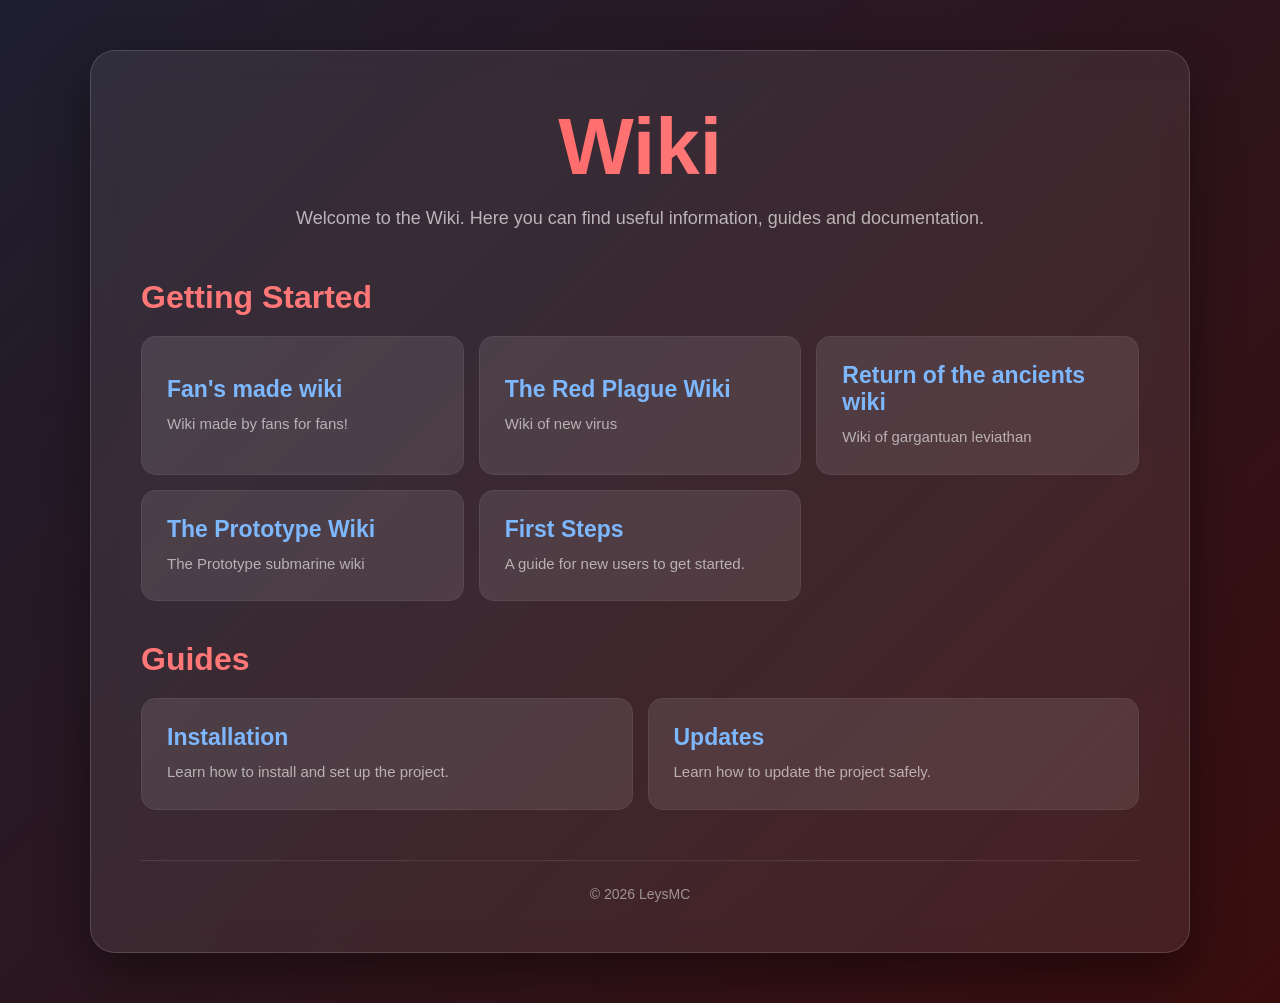
<file: wiki/index.html>
<!DOCTYPE html>
<html lang="en">
<head>
    <meta charset="UTF-8">
    <meta name="viewport" content="width=device-width, initial-scale=1.0">

    <title>Wiki</title>

    <style>
        * {
            box-sizing: border-box;
            margin: 0;
            padding: 0;
            font-family: "Segoe UI", Arial, sans-serif;
        }

        body {
            min-height: 100vh;
            background: linear-gradient(135deg, #1e1e2f, #3a0d0d);
            color: white;
            padding: 50px 20px;
        }

        .container {
            width: 90%;
            max-width: 1100px;
            margin: auto;

            background: rgba(255, 255, 255, 0.08);
            backdrop-filter: blur(15px);

            border-radius: 25px;
            padding: 50px;

            box-shadow: 0 20px 50px rgba(0, 0, 0, 0.4);
            border: 1px solid rgba(255, 255, 255, 0.15);
        }

        h1 {
            text-align: center;
            font-size: clamp(40px, 8vw, 80px);
            margin-bottom: 15px;

            background: linear-gradient(90deg, #ff4b4b, #ff9a9a);
            -webkit-background-clip: text;
            background-clip: text;
            color: transparent;
        }

        .description {
            text-align: center;
            color: rgba(255, 255, 255, 0.65);
            font-size: 18px;
            margin-bottom: 50px;
        }

        .section {
            margin-bottom: 40px;
        }

        .section-title {
            font-size: 32px;
            color: #ff7777;
            margin-bottom: 20px;
        }

        .wiki-grid {
            display: grid;
            grid-template-columns: repeat(auto-fit, minmax(250px, 1fr));
            gap: 15px;
        }

        /*
        ========================================
        WIKI BUTTON
        ========================================
        */

        .wiki-item {
            width: 100%;
            text-align: left;

            background: rgba(255, 255, 255, 0.1);

            padding: 25px;

            border-radius: 15px;
            border: 1px solid rgba(255, 255, 255, 0.05);

            cursor: pointer;

            color: white;

            transition: 0.3s;
        }

        .wiki-item:hover {
            transform: translateY(-5px);

            background: rgba(255, 255, 255, 0.18);

            box-shadow: 0 10px 25px rgba(0, 0, 0, 0.2);
        }

        .wiki-item:active {
            transform: translateY(-2px);
        }

        .wiki-item span {
            display: block;

            color: #7db8ff;

            font-size: 23px;
            font-weight: bold;

            transition: 0.3s;
        }

        .wiki-item:hover span {
            color: #ffffff;
        }

        .wiki-item p {
            margin-top: 10px;

            color: rgba(255, 255, 255, 0.6);

            font-size: 15px;
            line-height: 1.5;
        }

        /*
        ========================================
        FOOTER
        ========================================
        */

        footer {
            margin-top: 50px;
            padding-top: 25px;

            border-top: 1px solid rgba(255, 255, 255, 0.1);

            text-align: center;

            color: rgba(255, 255, 255, 0.5);

            font-size: 14px;
        }

        /*
        ========================================
        MOBILE
        ========================================
        */

        @media (max-width: 600px) {

            body {
                padding: 20px 10px;
            }

            .container {
                width: 100%;
                padding: 30px 20px;
            }

            .section-title {
                font-size: 26px;
            }

            .wiki-item span {
                font-size: 20px;
            }

        }
    </style>
</head>

<body>

    <div class="container">

        <h1>
            Wiki
        </h1>

        <p class="description">
            Welcome to the Wiki. Here you can find useful information,
            guides and documentation.
        </p>


        <!-- ========================================
             GETTING STARTED
        ========================================= -->

        <div class="section">

            <h2 class="section-title">
                Getting Started
            </h2>

            <div class="wiki-grid">

                <button
                    class="wiki-item"
                    onclick="window.location.href='https://subnautica-new-age.fandom.com/wiki/Subnautica:_New_Age_Wiki'"
                >
                    <span>
                        Fan's made wiki
                    </span>

                    <p>
                        Wiki made by fans for fans!
                    </p>
                </button>

                <button
                    class="wiki-item"
                    onclick="window.location.href='https://subnauticamodding.wiki.gg/wiki/Category:The_Red_Plague'"
                >
                    <span>
                        The Red Plague Wiki
                    </span>

                    <p>
                        Wiki of new virus
                    </p>
                </button>

                <button
                    class="wiki-item"
                    onclick="window.location.href='https://aotu.fandom.com/wiki/Return_of_the_Ancients'"
                >
                    <span>
                        Return of the ancients wiki
                    </span>

                    <p>
                        Wiki of gargantuan leviathan
                    </p>
                </button>

                <button
                    class="wiki-item"
                    onclick="window.location.href='https://subnautica-mod-creatures.net/mod/prototype'"
                >
                    <span>
                        The Prototype Wiki
                    </span>

                    <p>
                        The Prototype submarine wiki
                    </p>
                </button>

                <button
                    class="wiki-item"
                    onclick="window.location.href='getting_started/first_steps.html'"
                >
                    <span>
                        First Steps
                    </span>

                    <p>
                        A guide for new users to get started.
                    </p>
                </button>

            </div>

        </div>


        <!-- ========================================
             GUIDES
        ========================================= -->

        <div class="section">

            <h2 class="section-title">
                Guides
            </h2>

            <div class="wiki-grid">


                <button
                    class="wiki-item"
                    onclick="window.location.href='guides/installation.html'"
                >
                    <span>
                        Installation
                    </span>

                    <p>
                        Learn how to install and set up the project.
                    </p>
                </button>


                <button
                    class="wiki-item"
                    onclick="window.location.href='guides/updates.html'"
                >
                    <span>
                        Updates
                    </span>

                    <p>
                        Learn how to update the project safely.
                    </p>
                </button>

            </div>

        </div>


        <!-- ========================================
             TROUBLESHOOTING
        ========================================= -->


        <!-- ========================================
             FOOTER
        ========================================= -->

        <footer>
            © 2026 LeysMC
        </footer>

    </div>

</body>
</html>
</file>
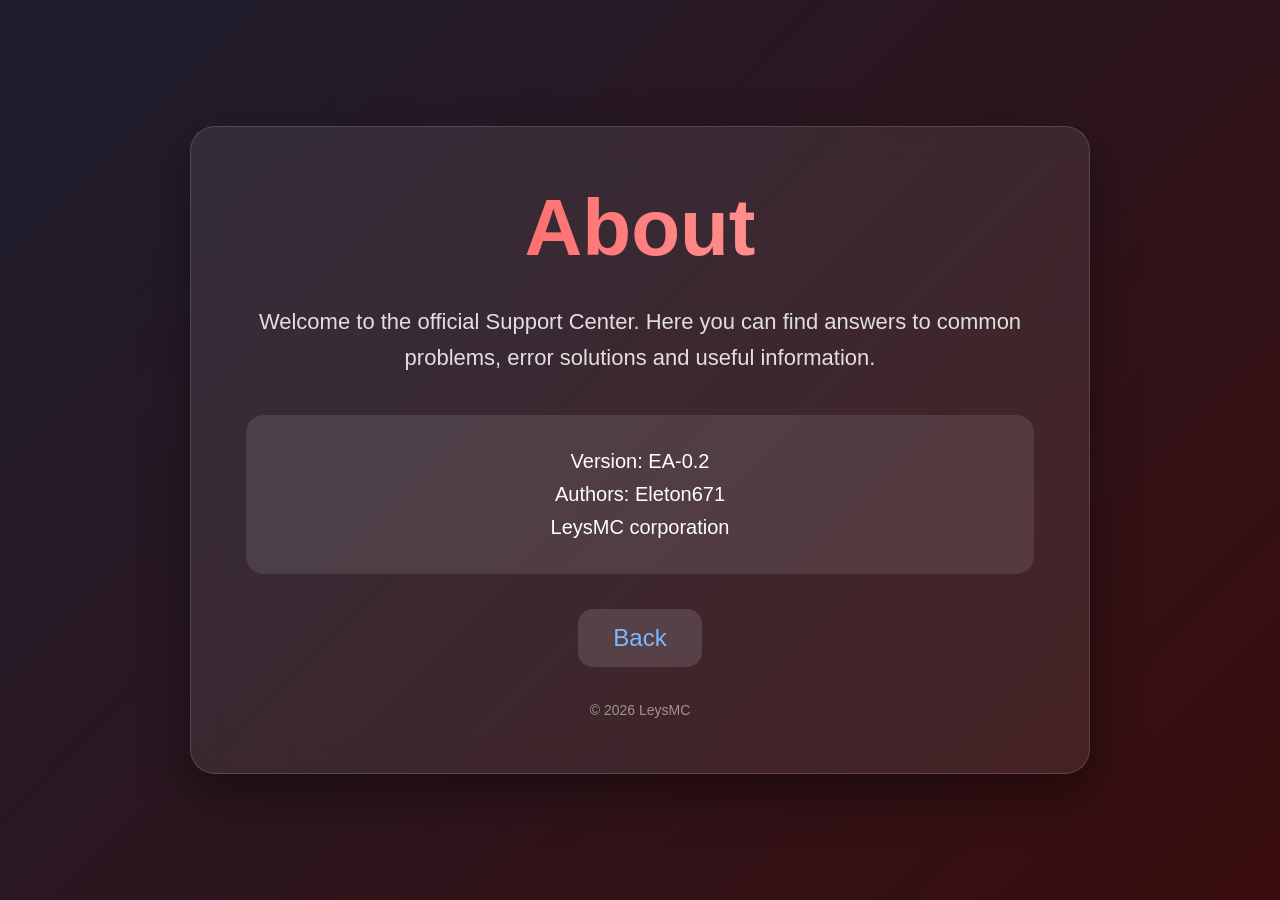
<file: about.html>
<!DOCTYPE html>
<html lang="en">
<head>
    <meta charset="UTF-8">
    <meta name="viewport" content="width=device-width, initial-scale=1.0">
    <title>About - Support Center</title>

    <style>
        * {
            margin: 0;
            padding: 0;
            box-sizing: border-box;
            font-family: "Segoe UI", Arial, sans-serif;
        }

        body {
            min-height: 100vh;
            background: linear-gradient(135deg, #1e1e2f, #3a0d0d);
            display: flex;
            justify-content: center;
            align-items: center;
            color: white;
        }

        .container {
            width: 90%;
            max-width: 900px;
            background: rgba(255,255,255,0.08);
            backdrop-filter: blur(15px);
            border-radius: 25px;
            padding: 55px;
            text-align: center;
            box-shadow: 0 20px 50px rgba(0,0,0,0.4);
            border: 1px solid rgba(255,255,255,0.15);
        }

        h1 {
            font-size: clamp(45px, 8vw, 80px);
            margin-bottom: 30px;
            background: linear-gradient(90deg, #ff4b4b, #ffb3b3);
            -webkit-background-clip: text;
            color: transparent;
        }

        .text {
            font-size: 22px;
            line-height: 1.6;
            color: rgba(255,255,255,0.85);
            margin-bottom: 40px;
        }

        .info {
            background: rgba(255,255,255,0.1);
            padding: 25px;
            border-radius: 18px;
            margin-bottom: 35px;
            font-size: 20px;
        }

        .info p {
            margin: 10px;
        }

        .back-button {
            display: inline-block;
            padding: 15px 35px;
            border-radius: 15px;
            background: rgba(255,255,255,0.12);
            color: #7db8ff;
            text-decoration: none;
            font-size: 24px;
            transition: 0.3s;
        }

        .back-button:hover {
            transform: translateY(-5px);
            background: rgba(255,255,255,0.25);
            color: white;
        }

        footer {
            margin-top: 35px;
            color: rgba(255,255,255,0.5);
            font-size: 14px;
        }
    </style>
</head>

<body>

<div class="container">

    <h1>
        About
    </h1>

    <p class="text">
        Welcome to the official Support Center.
        Here you can find answers to common problems,
        error solutions and useful information.
    </p>

    <div class="info">
        <p>
            Version: EA-0.2
        </p>

        <p>
            Authors: Eleton671
        </p>

        <p>
            LeysMC corporation
        </p>
    </div>

    <a class="back-button" href="index.html">
        Back
    </a>

    <footer>
        © 2026 LeysMC
    </footer>

</div>

</body>
</html>
</file>
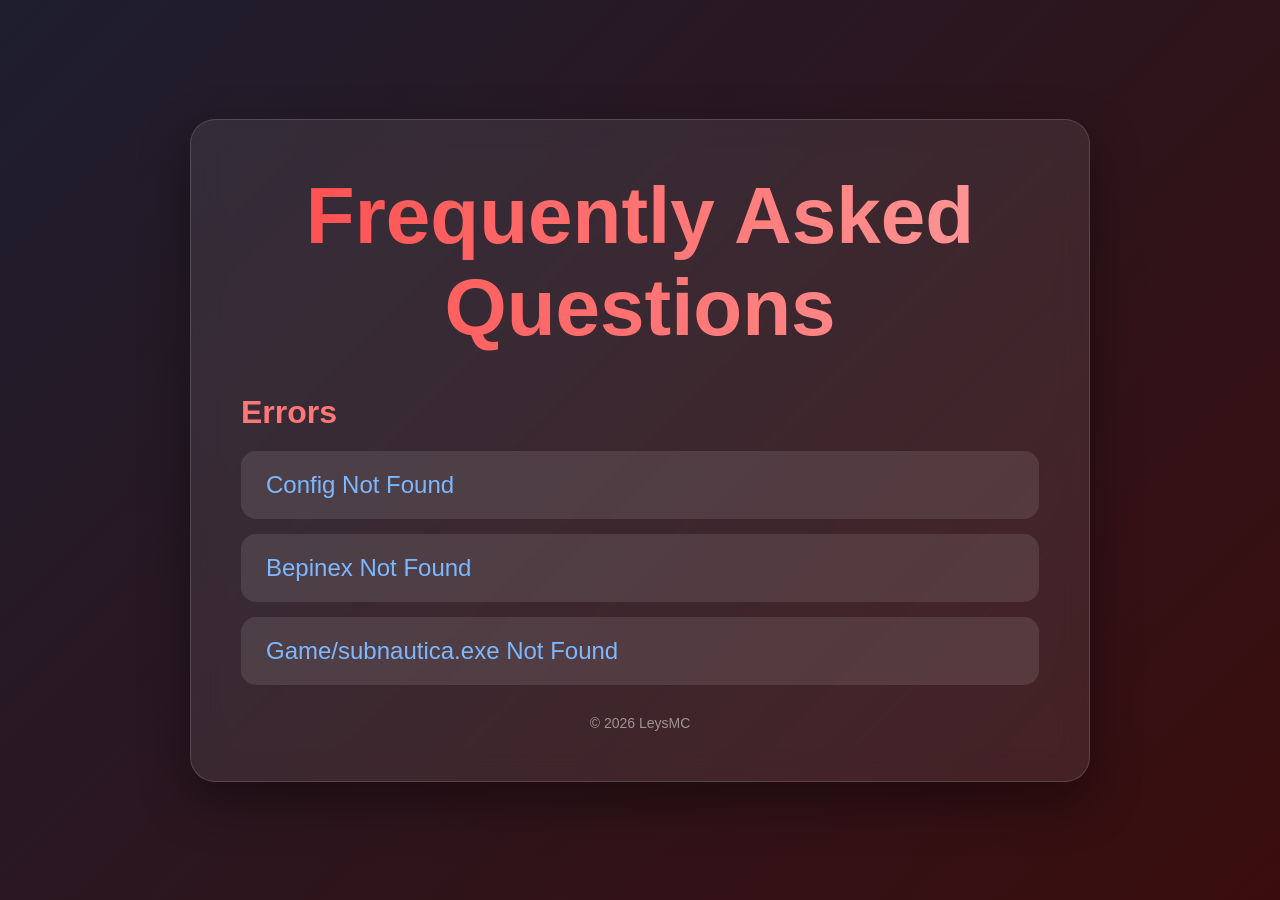
<file: faq.html>
<!DOCTYPE html>
<html lang="en">
<head>
    <meta charset="UTF-8">
    <meta name="viewport" content="width=device-width, initial-scale=1.0">
    <title>Frequently Asked Questions</title>

    <style>
        * {
            box-sizing: border-box;
            margin: 0;
            padding: 0;
            font-family: "Segoe UI", Arial, sans-serif;
        }

        body {
            min-height: 100vh;
            background: linear-gradient(135deg, #1e1e2f, #3a0d0d);
            display: flex;
            justify-content: center;
            align-items: center;
            color: white;
        }

        .container {
            width: 90%;
            max-width: 900px;
            background: rgba(255, 255, 255, 0.08);
            backdrop-filter: blur(15px);
            border-radius: 25px;
            padding: 50px;
            box-shadow: 0 20px 50px rgba(0,0,0,0.4);
            border: 1px solid rgba(255,255,255,0.15);
        }

        h1 {
            text-align: center;
            font-size: clamp(40px, 8vw, 80px);
            margin-bottom: 40px;
            background: linear-gradient(90deg, #ff4b4b, #ff9a9a);
            -webkit-background-clip: text;
            color: transparent;
        }

        .section-title {
            font-size: 32px;
            color: #ff7777;
            margin-bottom: 20px;
        }

        .faq-item {
            background: rgba(255,255,255,0.1);
            padding: 20px 25px;
            border-radius: 15px;
            transition: 0.3s;
            margin-bottom: 15px;
        }

        .faq-item:last-child {
            margin-bottom: 0;
        }

        .faq-item:hover {
            transform: translateY(-5px);
            background: rgba(255,255,255,0.18);
        }

        .faq-item a {
            color: #7db8ff;
            font-size: 24px;
            text-decoration: none;
            display: block;
        }

        .faq-item a:hover {
            color: #ffffff;
            text-decoration: underline;
        }

        footer {
            margin-top: 30px;
            text-align: center;
            color: rgba(255,255,255,0.5);
            font-size: 14px;
        }
    </style>
</head>

<body>

    <div class="container">

        <h1>
            Frequently Asked Questions
        </h1>

        <h2 class="section-title">
            Errors
        </h2>

        <div class="faq-item">
            <a href="errors/config_not_found/">
                Config Not Found
            </a>
        </div>

        <div class="faq-item">
            <a href="errors/bepinex_not_found/">
                Bepinex Not Found
            </a>
        </div>

        <div class="faq-item">
            <a href="errors/subnautica_not_found/">
                Game/subnautica.exe Not Found
            </a>
        </div>


        <footer>
            © 2026 LeysMC
        </footer>

    </div>

</body>
</html>
</file>
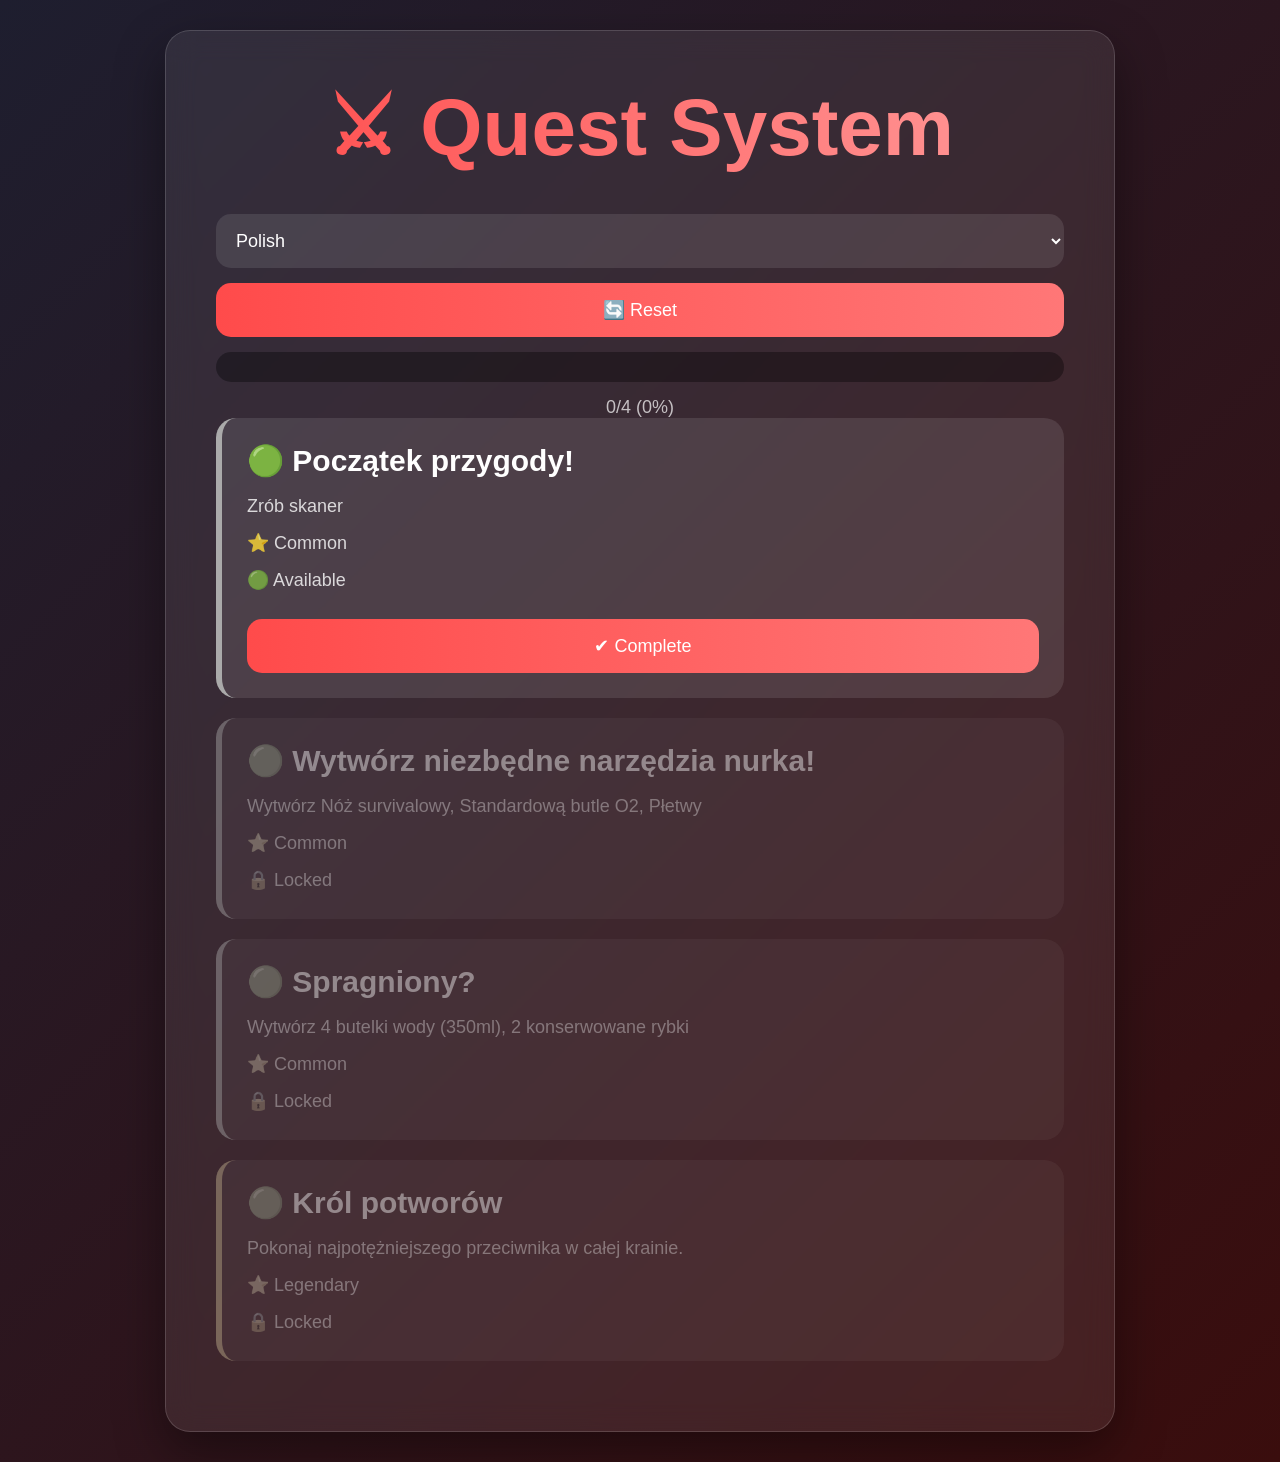
<file: quests.html>
<!DOCTYPE html>
<html>

<head>

<meta charset="UTF-8">

<title>Quest System</title>

<link rel="stylesheet" href="style.css">

</head>


<body>


<div class="container">


<h1>
⚔ Quest System
</h1>


<select id="language">

<option>Polish</option>
<option>English</option>

</select>


<button onclick="resetQuests()">
🔄 Reset
</button>



<div class="progress">

<div id="bar"></div>

</div>


<p id="stats"></p>



<div id="quests"></div>



</div>



<script src="script.js"></script>


</body>

</html>
</file>
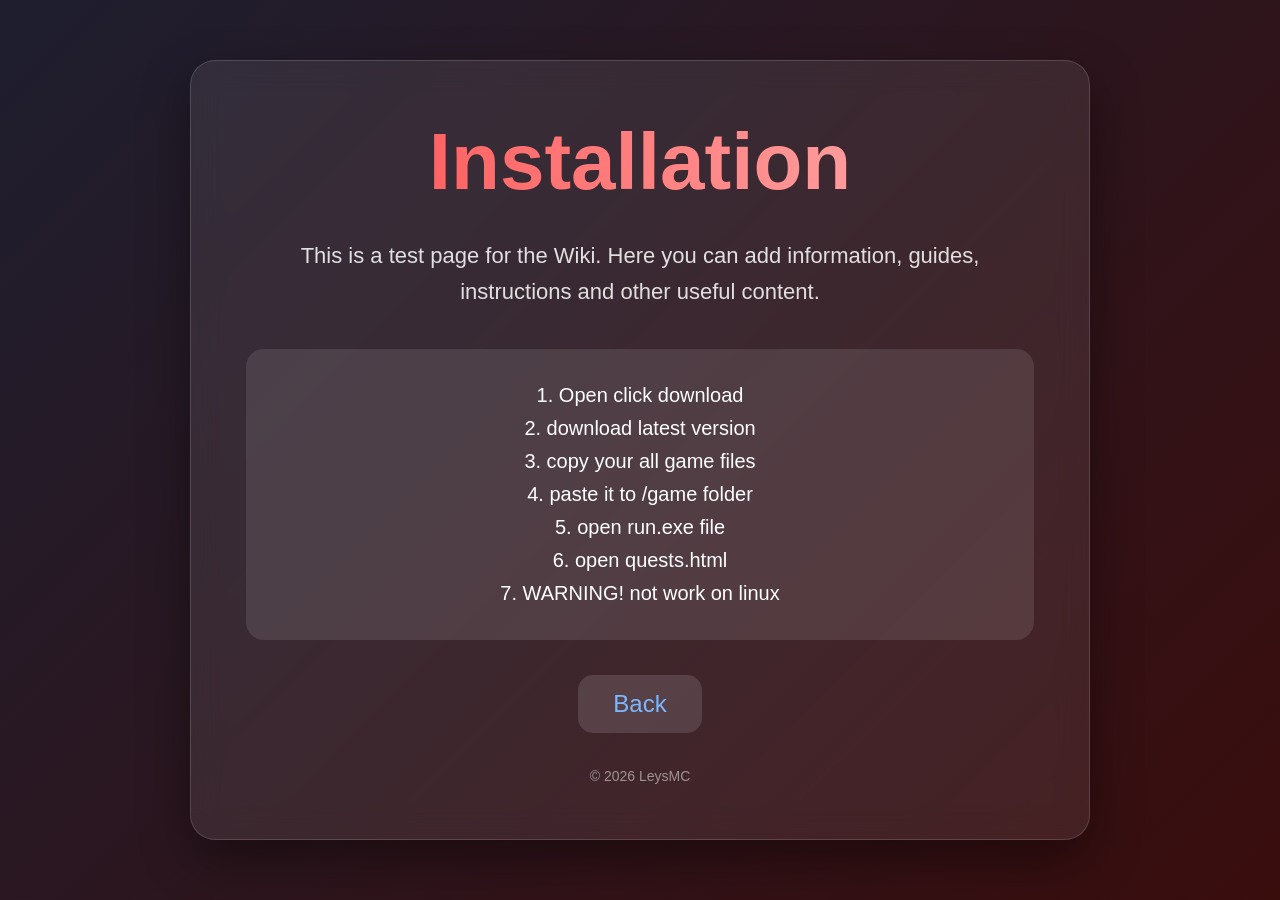
<file: wiki/guides/installation.html>
<!DOCTYPE html>
<html lang="en">
<head>
    <meta charset="UTF-8">
    <meta name="viewport" content="width=device-width, initial-scale=1.0">

    <title>Installation- Wiki</title>

    <style>
        * {
            margin: 0;
            padding: 0;
            box-sizing: border-box;
            font-family: "Segoe UI", Arial, sans-serif;
        }

        body {
            min-height: 100vh;

            background: linear-gradient(135deg, #1e1e2f, #3a0d0d);

            display: flex;
            justify-content: center;
            align-items: center;

            color: white;

            padding: 30px 20px;
        }

        .container {
            width: 90%;
            max-width: 900px;

            background: rgba(255, 255, 255, 0.08);

            backdrop-filter: blur(15px);

            border-radius: 25px;

            padding: 55px;

            text-align: center;

            box-shadow: 0 20px 50px rgba(0, 0, 0, 0.4);

            border: 1px solid rgba(255, 255, 255, 0.15);
        }

        h1 {
            font-size: clamp(45px, 8vw, 80px);

            margin-bottom: 30px;

            background: linear-gradient(
                90deg,
                #ff4b4b,
                #ffb3b3
            );

            -webkit-background-clip: text;
            background-clip: text;

            color: transparent;
        }

        .text {
            font-size: 22px;

            line-height: 1.6;

            color: rgba(255, 255, 255, 0.85);

            margin-bottom: 40px;
        }

        .info {
            background: rgba(255, 255, 255, 0.1);

            padding: 25px;

            border-radius: 18px;

            margin-bottom: 35px;

            font-size: 20px;
        }

        .info p {
            margin: 10px;
        }

        /*
        ========================================
        BACK BUTTON
        ========================================
        */

        .back-button {
            padding: 15px 35px;

            border-radius: 15px;

            background: rgba(255, 255, 255, 0.12);

            color: #7db8ff;

            border: none;

            font-size: 24px;

            cursor: pointer;

            transition: 0.3s;
        }

        .back-button:hover {
            transform: translateY(-5px);

            background: rgba(255, 255, 255, 0.25);

            color: white;
        }

        .back-button:active {
            transform: translateY(-2px);
        }

        footer {
            margin-top: 35px;

            color: rgba(255, 255, 255, 0.5);

            font-size: 14px;
        }

        /*
        ========================================
        MOBILE
        ========================================
        */

        @media (max-width: 600px) {

            body {
                padding: 20px 10px;
            }

            .container {
                width: 100%;

                padding: 35px 20px;
            }

            .text {
                font-size: 18px;
            }

            .info {
                font-size: 17px;
            }

            .back-button {
                font-size: 20px;

                padding: 12px 30px;
            }
        }
    </style>
</head>

<body>

    <div class="container">

        <h1>
            Installation
        </h1>

        <p class="text">
            This is a test page for the Wiki.
            Here you can add information, guides,
            instructions and other useful content.
        </p>

        <div class="info">

            <p>
                1. Open click download
            </p>

            <p>
                2. download latest version
            </p>

            <p>
                3. copy your all game files
            </p>

            <p>
                4. paste it to /game folder
            </p>
            <p>
                5. open run.exe file
            </p>
            <p>
                6. open quests.html
            </p>
            <p>
                7. WARNING! not work on linux
            </p>


        </div>

        <button
            class="back-button"
            onclick="window.location.href='../index.html'"
        >
            Back
        </button>

        <footer>
            © 2026 LeysMC
        </footer>

    </div>

</body>
</html>
</file>
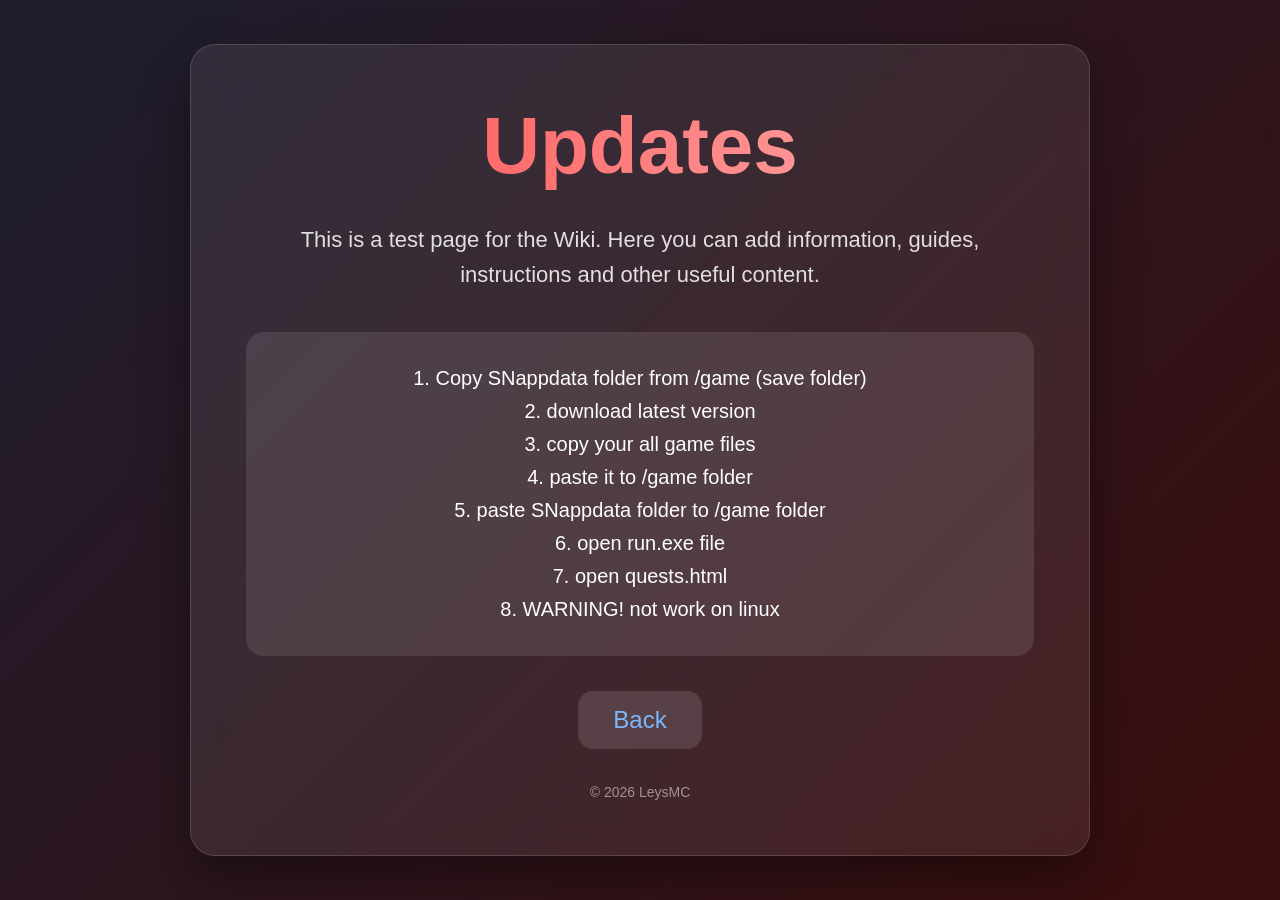
<file: wiki/guides/updates.html>
<!DOCTYPE html>
<html lang="en">
<head>
    <meta charset="UTF-8">
    <meta name="viewport" content="width=device-width, initial-scale=1.0">

    <title>Updates - Wiki</title>

    <style>
        * {
            margin: 0;
            padding: 0;
            box-sizing: border-box;
            font-family: "Segoe UI", Arial, sans-serif;
        }

        body {
            min-height: 100vh;

            background: linear-gradient(135deg, #1e1e2f, #3a0d0d);

            display: flex;
            justify-content: center;
            align-items: center;

            color: white;

            padding: 30px 20px;
        }

        .container {
            width: 90%;
            max-width: 900px;

            background: rgba(255, 255, 255, 0.08);

            backdrop-filter: blur(15px);

            border-radius: 25px;

            padding: 55px;

            text-align: center;

            box-shadow: 0 20px 50px rgba(0, 0, 0, 0.4);

            border: 1px solid rgba(255, 255, 255, 0.15);
        }

        h1 {
            font-size: clamp(45px, 8vw, 80px);

            margin-bottom: 30px;

            background: linear-gradient(
                90deg,
                #ff4b4b,
                #ffb3b3
            );

            -webkit-background-clip: text;
            background-clip: text;

            color: transparent;
        }

        .text {
            font-size: 22px;

            line-height: 1.6;

            color: rgba(255, 255, 255, 0.85);

            margin-bottom: 40px;
        }

        .info {
            background: rgba(255, 255, 255, 0.1);

            padding: 25px;

            border-radius: 18px;

            margin-bottom: 35px;

            font-size: 20px;
        }

        .info p {
            margin: 10px;
        }

        /*
        ========================================
        BACK BUTTON
        ========================================
        */

        .back-button {
            padding: 15px 35px;

            border-radius: 15px;

            background: rgba(255, 255, 255, 0.12);

            color: #7db8ff;

            border: none;

            font-size: 24px;

            cursor: pointer;

            transition: 0.3s;
        }

        .back-button:hover {
            transform: translateY(-5px);

            background: rgba(255, 255, 255, 0.25);

            color: white;
        }

        .back-button:active {
            transform: translateY(-2px);
        }

        footer {
            margin-top: 35px;

            color: rgba(255, 255, 255, 0.5);

            font-size: 14px;
        }

        /*
        ========================================
        MOBILE
        ========================================
        */

        @media (max-width: 600px) {

            body {
                padding: 20px 10px;
            }

            .container {
                width: 100%;

                padding: 35px 20px;
            }

            .text {
                font-size: 18px;
            }

            .info {
                font-size: 17px;
            }

            .back-button {
                font-size: 20px;

                padding: 12px 30px;
            }
        }
    </style>
</head>

<body>

    <div class="container">

        <h1>
            Updates
        </h1>

        <p class="text">
            This is a test page for the Wiki.
            Here you can add information, guides,
            instructions and other useful content.
        </p>

        <div class="info">

            <p>
                1. Copy SNappdata folder from /game (save folder)
            </p>

            <p>
                2. download latest version
            </p>

            <p>
                3. copy your all game files 
            </p>

            <p>
                4. paste it to /game folder
            </p>
            <p>
                5. paste SNappdata folder to /game folder
            </p>
            <p>
                6. open run.exe file
            </p>
            <p>
                7. open quests.html
            </p>
            <p>
                8. WARNING! not work on linux
            </p>


        </div>

        <button
            class="back-button"
            onclick="window.location.href='../index.html'"
        >
            Back
        </button>

        <footer>
            © 2026 LeysMC
        </footer>

    </div>

</body>
</html>
</file>
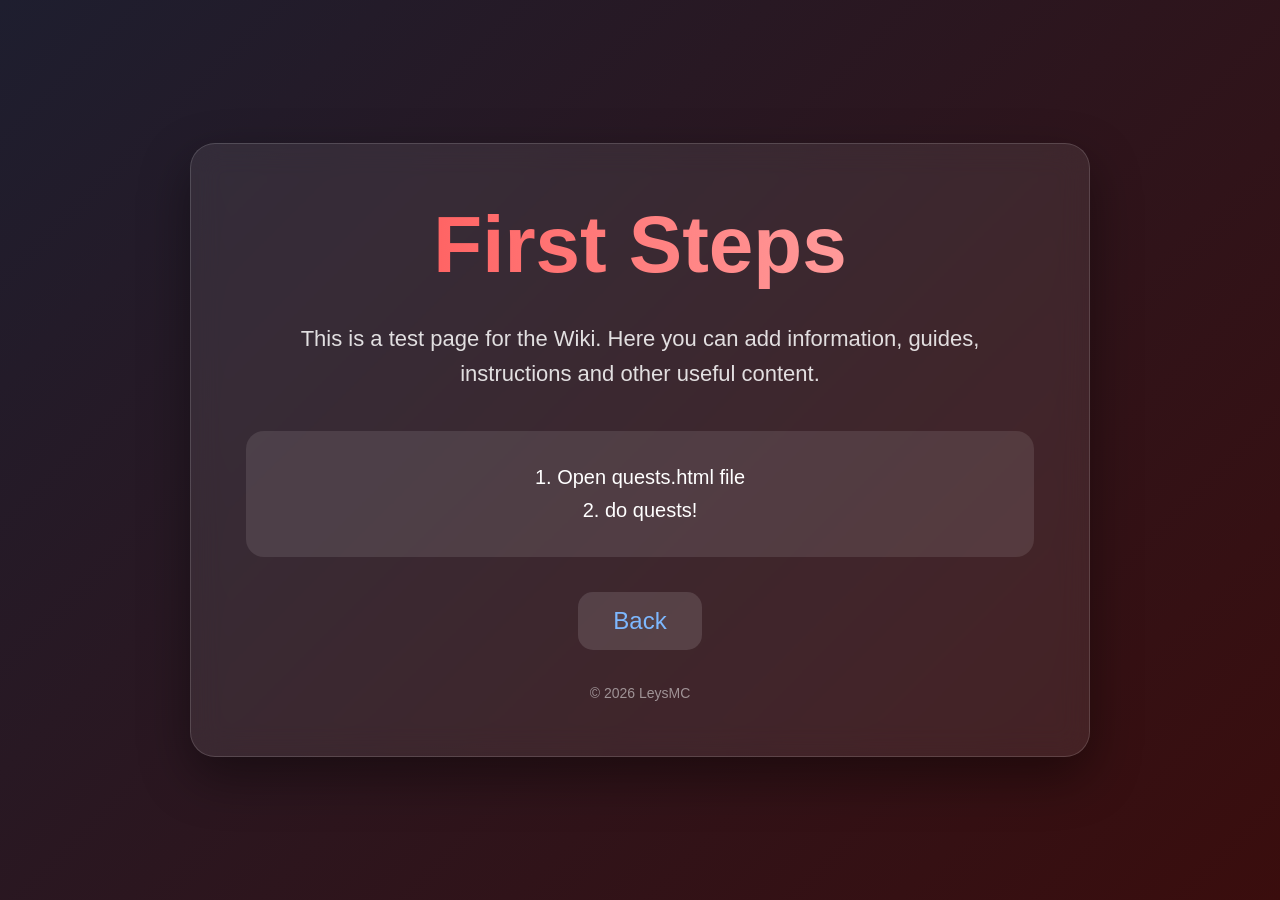
<file: wiki/guides/getting_started/first_steps.html>
<!DOCTYPE html>
<html lang="en">
<head>
    <meta charset="UTF-8">
    <meta name="viewport" content="width=device-width, initial-scale=1.0">

    <title>First Steps - Wiki</title>

    <style>
        * {
            margin: 0;
            padding: 0;
            box-sizing: border-box;
            font-family: "Segoe UI", Arial, sans-serif;
        }

        body {
            min-height: 100vh;

            background: linear-gradient(135deg, #1e1e2f, #3a0d0d);

            display: flex;
            justify-content: center;
            align-items: center;

            color: white;

            padding: 30px 20px;
        }

        .container {
            width: 90%;
            max-width: 900px;

            background: rgba(255, 255, 255, 0.08);

            backdrop-filter: blur(15px);

            border-radius: 25px;

            padding: 55px;

            text-align: center;

            box-shadow: 0 20px 50px rgba(0, 0, 0, 0.4);

            border: 1px solid rgba(255, 255, 255, 0.15);
        }

        h1 {
            font-size: clamp(45px, 8vw, 80px);

            margin-bottom: 30px;

            background: linear-gradient(
                90deg,
                #ff4b4b,
                #ffb3b3
            );

            -webkit-background-clip: text;
            background-clip: text;

            color: transparent;
        }

        .text {
            font-size: 22px;

            line-height: 1.6;

            color: rgba(255, 255, 255, 0.85);

            margin-bottom: 40px;
        }

        .info {
            background: rgba(255, 255, 255, 0.1);

            padding: 25px;

            border-radius: 18px;

            margin-bottom: 35px;

            font-size: 20px;
        }

        .info p {
            margin: 10px;
        }

        /*
        ========================================
        BACK BUTTON
        ========================================
        */

        .back-button {
            padding: 15px 35px;

            border-radius: 15px;

            background: rgba(255, 255, 255, 0.12);

            color: #7db8ff;

            border: none;

            font-size: 24px;

            cursor: pointer;

            transition: 0.3s;
        }

        .back-button:hover {
            transform: translateY(-5px);

            background: rgba(255, 255, 255, 0.25);

            color: white;
        }

        .back-button:active {
            transform: translateY(-2px);
        }

        footer {
            margin-top: 35px;

            color: rgba(255, 255, 255, 0.5);

            font-size: 14px;
        }

        /*
        ========================================
        MOBILE
        ========================================
        */

        @media (max-width: 600px) {

            body {
                padding: 20px 10px;
            }

            .container {
                width: 100%;

                padding: 35px 20px;
            }

            .text {
                font-size: 18px;
            }

            .info {
                font-size: 17px;
            }

            .back-button {
                font-size: 20px;

                padding: 12px 30px;
            }
        }
    </style>
</head>

<body>

    <div class="container">

        <h1>
            First Steps
        </h1>

        <p class="text">
            This is a test page for the Wiki.
            Here you can add information, guides,
            instructions and other useful content.
        </p>

        <div class="info">

            <p>
                1. Open quests.html file
            </p>

            <p>
                2. do quests!
            </p>

        </div>

        <button
            class="back-button"
            onclick="window.location.href='../index.html'"
        >
            Back
        </button>

        <footer>
            © 2026 LeysMC
        </footer>

    </div>

</body>
</html>
</file>
<file: style.css>
* {

box-sizing:border-box;

margin:0;

padding:0;

font-family:"Segoe UI",Arial,sans-serif;

}



body {

min-height:100vh;

background:
linear-gradient(
135deg,
#1e1e2f,
#3a0d0d
);

display:flex;

justify-content:center;

align-items:center;

color:white;

padding:30px;

}




.container {

width:90%;

max-width:950px;

background:
rgba(255,255,255,.08);

backdrop-filter:blur(15px);

border-radius:25px;

padding:50px;

box-shadow:
0 20px 50px rgba(0,0,0,.4);

border:
1px solid rgba(255,255,255,.15);

}





h1 {

text-align:center;

font-size:
clamp(45px,8vw,80px);

margin-bottom:40px;

background:
linear-gradient(
90deg,
#ff4b4b,
#ff9a9a
);

-webkit-background-clip:text;

color:transparent;

}




select,
button {

width:100%;

padding:16px;

margin-bottom:15px;

border-radius:15px;

border:none;

font-size:18px;

}





select {

background:
rgba(255,255,255,.1);

color:white;

}



select option {

background:#1e1e2f;

}





button {

background:

linear-gradient(
90deg,
#ff4b4b,
#ff7777
);

color:white;

cursor:pointer;

transition:.3s;

}





button:hover {

transform:
translateY(-5px);

box-shadow:
0 10px 25px rgba(255,75,75,.4);

}





.panel {

background:
rgba(255,255,255,.1);

padding:25px;

border-radius:20px;

margin-bottom:25px;

}




.progress {

height:30px;

background:
rgba(0,0,0,.35);

border-radius:20px;

overflow:hidden;

}





#bar {

height:100%;

width:0%;

background:

linear-gradient(
90deg,
#ff4b4b,
#ffaaaa
);

transition:.7s;

}




#stats {

margin-top:15px;

text-align:center;

color:
rgba(255,255,255,.7);

font-size:18px;

}




.card {

background:

rgba(255,255,255,.1);

padding:25px;

border-radius:20px;

margin-bottom:20px;

border-left:
6px solid transparent;

transition:.3s;

overflow-wrap:break-word;

}




.card:hover {

transform:
translateY(-5px);

background:

rgba(255,255,255,.18);

}




.card h2 {

font-size:30px;

margin-bottom:15px;

}




.card p {

margin-top:10px;

font-size:18px;

line-height:1.5;

color:
rgba(255,255,255,.8);

}




.card button {

margin-top:25px;

margin-bottom:0;

}





.Common {

border-left-color:#aaa;

}



.Rare {

border-left-color:#4b9cff;

}



.Epic {

border-left-color:#b14cff;

}



.Legendary {

border-left-color:#ffb000;

}





.locked {

opacity:.45;

filter:grayscale(.8);

}



.completed {

background:

rgba(0,255,120,.12);

}





footer {

margin-top:30px;

text-align:center;

color:
rgba(255,255,255,.5);

}



@media(max-width:700px){

.container{

padding:25px;

}

.card h2{

font-size:22px;

}

}
</file>
